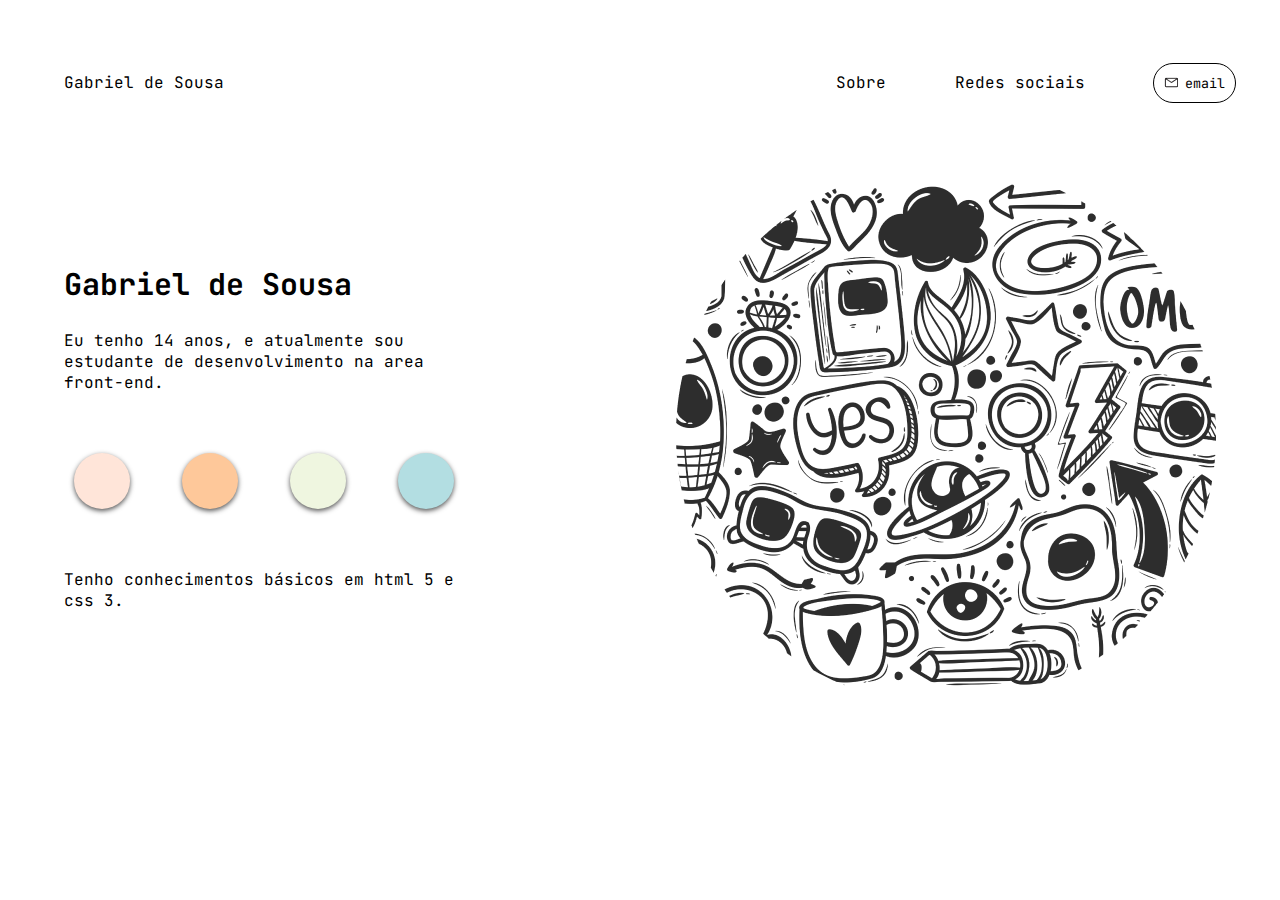
<file: 002/portifólio.html>
<!DOCTYPE html>
<html lang="pt-br">
<head>
    <meta charset="UTF-8">
    <meta http-equiv="X-UA-Compatible" content="IE=edge">
    <meta name="viewport" content="width=device-width, initial-scale=1.0">
    <title>meu portfolio</title>
    <link rel="stylesheet" href="assets/css/style.css"> 

</head>
<body>
    <nav>
        <button id="btnMenu">Menu</button>

        <p>Gabriel de Sousa</p>
        <ul>
            <li>Sobre</li>
            <li onclick="abrirRedesSociais()">Redes sociais</li>
            <button><img src="assets/img/mail.png" alt="icone de email"> <p>email</p></button> 
        </ul>

        <div id="fundo"></div>
    </nav>

    <section id="redesSociais">
        <div>
            <a href="https://www.linkedin.com/in/gabriel-de-sousa-rocha-102a2a257/" target="_blank">
                <img src="assets/img/Limav-Flat-Gradient-Social-Linkedin.ico" alt="icone do linkedin">
            </a>

            <a href="" target="_blank">
                <img src="assets/img/discord-transparent-server-icon.png" alt="icone do discorde">
            </a>
        </div>
    </section>

    <main> 
        <section id="parte1">
            <h1>Gabriel de Sousa</h1>
            <p>Eu tenho 14 anos, e atualmente sou estudante de  desenvolvimento na area front-end.</p>

            <p id="paletas">
                <span id="span1"></span>
                <span id="span2"></span>
                <span id="span3"></span>
                <span id="span4"></span>
            </p>

            <p>Tenho conhecimentos básicos em html 5 e css 3.</p>
        </section>

        <section id="parte2">
            <img src="assets/img/221 1.png" alt="imagem de fundo">
        </section>
    </main>  

    <!--? script -->
    <script src="assets/js/index.js"></script>
</body>
</html>
</file>
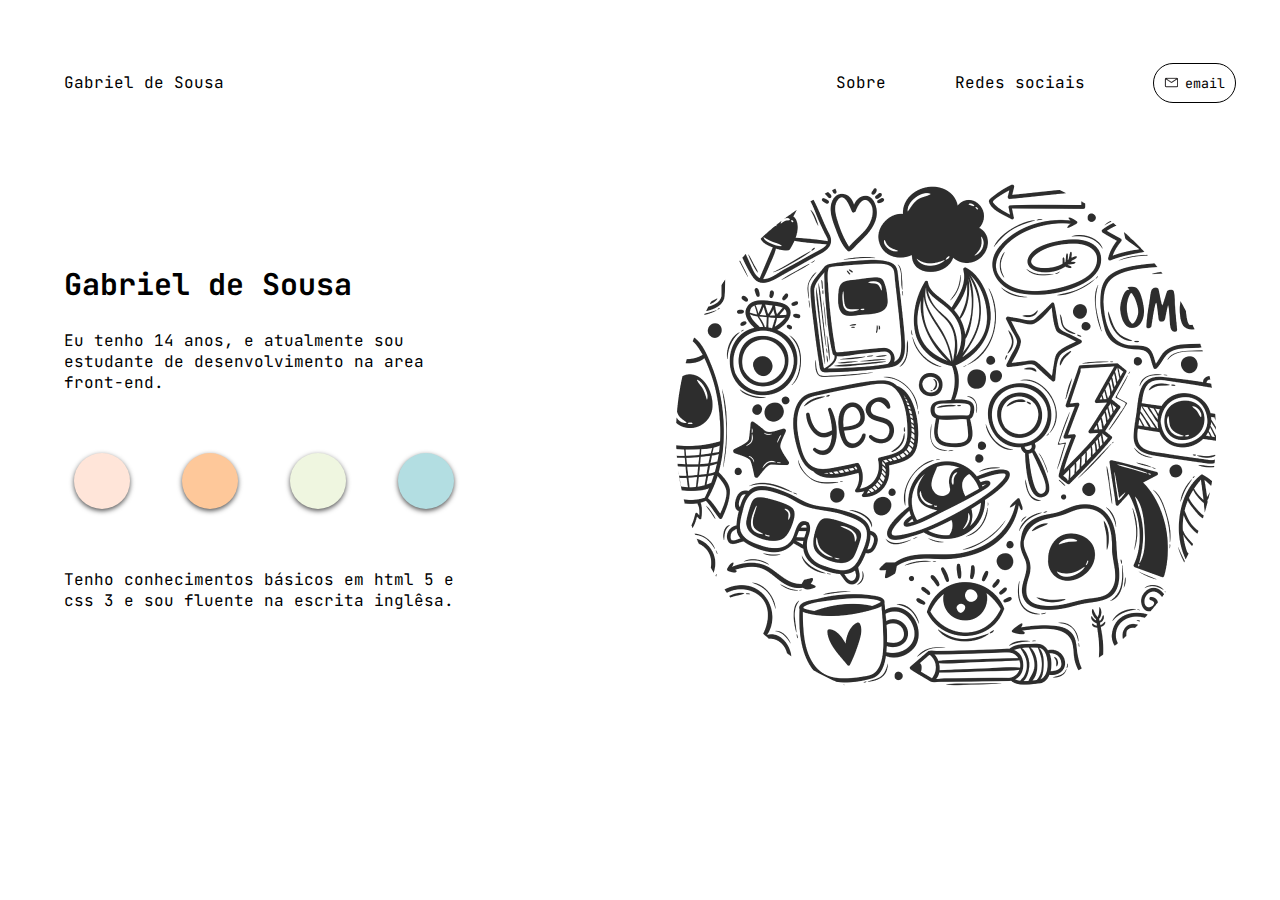
<file: 003/portifólio.html>
<!DOCTYPE html>
<html lang="pt-br">
<head>
    <meta charset="UTF-8">
    <meta http-equiv="X-UA-Compatible" content="IE=edge">
    <meta name="viewport" content="width=device-width, initial-scale=1.0">
    <title>meu portfolio</title>
    <link rel="stylesheet" href="assets/css/style.css"> 

</head>
<body>
    <nav>
        <button id="btnMenu">Menu</button>

        <p>Gabriel de Sousa</p>
        <ul>
            <li>Sobre</li>
            <li onclick="abrirRedesSociais()">Redes sociais</li>
            <button><img src="assets/img/mail.png" alt="icone de email"> <p>email</p></button> 
        </ul>

        <div id="fundo"></div>
    </nav>

    <section id="redesSociais">
        <div>
            <a href="https://www.linkedin.com/in/gabriel-de-sousa-rocha-102a2a257/" target="_blank">
                <img src="assets/img/Limav-Flat-Gradient-Social-Linkedin.ico" alt="icone do linkedin">
            </a>

            <a href="" target="_blank">
                <img src="assets/img/discord-transparent-server-icon.png" alt="icone do discorde">
            </a>
        </div>
    </section>

    <main> 
        <section id="parte1">
            <h1>Gabriel de Sousa</h1>
            <p>Eu tenho 14 anos, e atualmente sou estudante de  desenvolvimento na area front-end.</p>

            <p id="paletas">
                <span id="span1"></span>
                <span id="span2"></span>
                <span id="span3"></span>
                <span id="span4"></span>
            </p>

            <p>Tenho conhecimentos básicos em html 5 e css 3 e sou fluente na escrita inglêsa.</p>
        </section>

        <section id="parte2">
            <img src="assets/img/221 1.png" alt="imagem de fundo">
        </section>
    </main>  

    <!--? script -->
    <script src="assets/js/index.js"></script>
</body>
</html>
</file>
<file: 002/assets/css/style.css>
@import url('https://fonts.googleapis.com/css2?family=JetBrains+Mono:wght@100;200;300;400;500;600;700;800&display=swap%27');
:root {
    /*? Cores */
    --cor1: rgb(0, 0, 0);
    --cor2: white;
    --CorSombra: rgba(0, 0, 0, 0.671);
    --corDoGabriel: rgb(26, 27, 29);

    /*? Cores da paleta */
    --corPaleta1: #FFE5D9;
    --corPaleta2: #FEC89A;
    --corPaleta3: #EFF6E0;
    --corPaleta4: #B3DEE2;

    /*? Fontes */
    --fonteTitulo: 'JetBrains Mono', monospace;
}

* {
    font-family: var(--fonteTitulo);
    margin: 0px;
    padding: 0px;
    list-style: none;
    overflow-x: hidden;
}

nav {
    width: 90%;
    height: auto;
    margin: auto;
    padding: 72px 20px; 
    display: flex;
    justify-content: space-between;
    align-items: center;
    font-family: var(--fontetitulo);
    position: relative;
}

ul {
    display: flex;
    width: 400px;
    justify-content: space-between;
    align-items: center;
    position: absolute;
    right: 0px;
}

ul > li {
    cursor: pointer;
}

button {
    padding: 10px;
    border-radius: 20px;
    border: 1px solid var(--cor1);
    background-color: transparent;
    cursor: pointer;
    display: flex;
    align-items: center;
}

button#btnMenu {
    display: none;
    z-index: 1;
}

ul > button > img {
    margin-right: 6px;
}

section#redesSociais {
    width: 100%;
    height: 100%;
    display: none;
    align-items: center;
    justify-content: center;
    position: fixed;
    top: 0px;
    z-index: 2;
    background-color: var(--CorSombra);
}

section#redesSociais > div {
    width: 200px;
    height: 100px;
    padding: 20px;
    border-radius: 20px;
    display: flex;
    align-items: center;
    justify-content: space-around;
    background-color: var(--cor2);
}

section#redesSociais > div > a > img {
    width: 50px;
}

/*! Main -- */
main {
    width: 90%;
    margin: auto;
    display: flex;
    justify-content: space-between;
    align-items: center;
}

main > section#parte1 {
    max-width: 400px;
    min-width: 320px;
}

main > section#parte1 > h1 {
    font-size: 30px;
    margin-bottom: 26px;
}

main > section#parte1 > p#paletas {
    display: flex;
    margin: 50px 0px;
    padding: 10px;
    justify-content: space-between;
}

main > section#parte1 > p > span {
    width: 56px;
    height: 56px;
    border-radius: 50%;
    display: block;
    box-shadow: 0px 2px 5px var(--CorSombra);
}

main > section#parte1 > p > span#span1 {
    background-color: var(--corPaleta1);
}

main > section#parte1 > p > span#span2 {
    background-color: var(--corPaleta2);
}

main > section#parte1 > p > span#span3 {
    background-color: var(--corPaleta3);
}

main > section#parte1 > p > span#span4 {
    background-color: var(--corPaleta4);
}

@media screen and (max-width: 1045px) {
    main {
        display: block; 
        width: 100%; 
        padding-bottom: 600px; 
    }

    section#parte1,  section#parte2 {
        margin-left: 50%;
        transform: translate(-50%);
        text-align: center; 
    }

    section#parte2 {
        top: 600px;  
        position: absolute;
        margin-left: 52%;
        transform: translate(-50%);
    }

    section#parte2 {
        width: 100%;
    }

    section#parte2 > img {
        margin: auto;
        display: block;
    }
}

/*? Copiar lição de casa */
@media screen and (max-width: 700px) {
    /*? Vamos resolver o menu, que esta quebrando */
    button#btnMenu {
        display: block;
    }

    nav > ul {
        width: 200px;
        height: 100vh;
        position: fixed;
        top: 0px;
        left: 0px;
        z-index: 2;
        padding: 20px 10px;
        background-color: var(--cor2);
        display: none;
    }

    nav > div#fundo {
        position: fixed;
        top: 0px;
        left: 0px;
        width: 100%;
        height: 100vh; 
        background-color: var(--CorSombra);
        z-index: 1;
        display: none;
    }

    nav > ul > li {
        padding-bottom: 20px;
    }

    nav > ul > button {
        border: none;
        font-size: 16px;
        font-family: var(--fonteTitulo);
        padding: 0px;
    }

    nav > ul > button > img {
        display: none;
    }

    nav > p {
        display: none;
    }

}

@media screen and (max-width: 545px) {
    /*? é pra diminuir a img quando chegar em 545px*/
    section#parte2 > img {
        width: 400px;
    }
}
</file>
<file: 003/assets/css/style.css>
@import url('https://fonts.googleapis.com/css2?family=JetBrains+Mono:wght@100;200;300;400;500;600;700;800&display=swap%27');
:root {
    /*? Cores */
    --cor1: rgb(0, 0, 0);
    --cor2: white;
    --CorSombra: rgba(0, 0, 0, 0.671);
    --corDoGabriel: rgb(26, 27, 29);

    /*? Cores da paleta */
    --corPaleta1: #FFE5D9;
    --corPaleta2: #FEC89A;
    --corPaleta3: #EFF6E0;
    --corPaleta4: #B3DEE2;

    /*? Fontes */
    --fonteTitulo: 'JetBrains Mono', monospace;
}

* {
    font-family: var(--fonteTitulo);
    margin: 0px;
    padding: 0px;
    list-style: none;
    overflow-x: hidden;
}

nav {
    width: 90%;
    height: auto;
    margin: auto;
    padding: 72px 20px; 
    display: flex;
    justify-content: space-between;
    align-items: center;
    font-family: var(--fontetitulo);
    position: relative;
}

ul {
    display: flex;
    width: 400px;
    justify-content: space-between;
    align-items: center;
    position: absolute;
    right: 0px;
}

ul > li {
    cursor: pointer;
}

button {
    padding: 10px;
    border-radius: 20px;
    border: 1px solid var(--cor1);
    background-color: transparent;
    cursor: pointer;
    display: flex;
    align-items: center;
}

button#btnMenu {
    display: none;
    z-index: 1;
}

ul > button > img {
    margin-right: 6px;
}

section#redesSociais {
    width: 100%;
    height: 100%;
    display: none;
    align-items: center;
    justify-content: center;
    position: fixed;
    top: 0px;
    z-index: 2;
    background-color: var(--CorSombra);
}

section#redesSociais > div {
    width: 200px;
    height: 100px;
    padding: 20px;
    border-radius: 20px;
    display: flex;
    align-items: center;
    justify-content: space-around;
    background-color: var(--cor2);
}

section#redesSociais > div > a > img {
    width: 50px;
}

/*! Main -- */
main {
    width: 90%;
    margin: auto;
    display: flex;
    justify-content: space-between;
    align-items: center;
}

main > section#parte1 {
    max-width: 400px;
    min-width: 320px;
}

main > section#parte1 > h1 {
    font-size: 30px;
    margin-bottom: 26px;
}

main > section#parte1 > p#paletas {
    display: flex;
    margin: 50px 0px;
    padding: 10px;
    justify-content: space-between;
}

main > section#parte1 > p > span {
    width: 56px;
    height: 56px;
    border-radius: 50%;
    display: block;
    box-shadow: 0px 2px 5px var(--CorSombra);
}

main > section#parte1 > p > span#span1 {
    background-color: var(--corPaleta1);
}

main > section#parte1 > p > span#span2 {
    background-color: var(--corPaleta2);
}

main > section#parte1 > p > span#span3 {
    background-color: var(--corPaleta3);
}

main > section#parte1 > p > span#span4 {
    background-color: var(--corPaleta4);
}

@media screen and (max-width: 1045px) {
    main {
        display: block; 
        width: 100%; 
        padding-bottom: 600px; 
    }

    section#parte1,  section#parte2 {
        margin-left: 50%;
        transform: translate(-50%);
        text-align: center; 
    }

    section#parte2 {
        top: 600px;  
        position: absolute;
        margin-left: 52%;
        transform: translate(-50%);
    }

    section#parte2 {
        width: 100%;
    }

    section#parte2 > img {
        margin: auto;
        display: block;
    }
}

/*? Copiar lição de casa */
@media screen and (max-width: 700px) {
    /*? Vamos resolver o menu, que esta quebrando */
    button#btnMenu {
        display: block;
    }

    nav > ul {
        width: 200px;
        height: 100vh;
        position: fixed;
        top: 0px;
        left: 0px;
        z-index: 2;
        padding: 20px 10px;
        background-color: var(--cor2);
        display: none;
    }

    nav > div#fundo {
        position: fixed;
        top: 0px;
        left: 0px;
        width: 100%;
        height: 100vh; 
        background-color: var(--CorSombra);
        z-index: 1;
        display: none;
    }

    nav > ul > li {
        padding-bottom: 20px;
    }

    nav > ul > button {
        border: none;
        font-size: 16px;
        font-family: var(--fonteTitulo);
        padding: 0px;
    }

    nav > ul > button > img {
        display: none;
    }

    nav > p {
        display: none;
    }

}

@media screen and (max-width: 545px) {
    /*? é pra diminuir a img quando chegar em 545px*/
    section#parte2 > img {
        width: 400px;
    }
}
</file>
